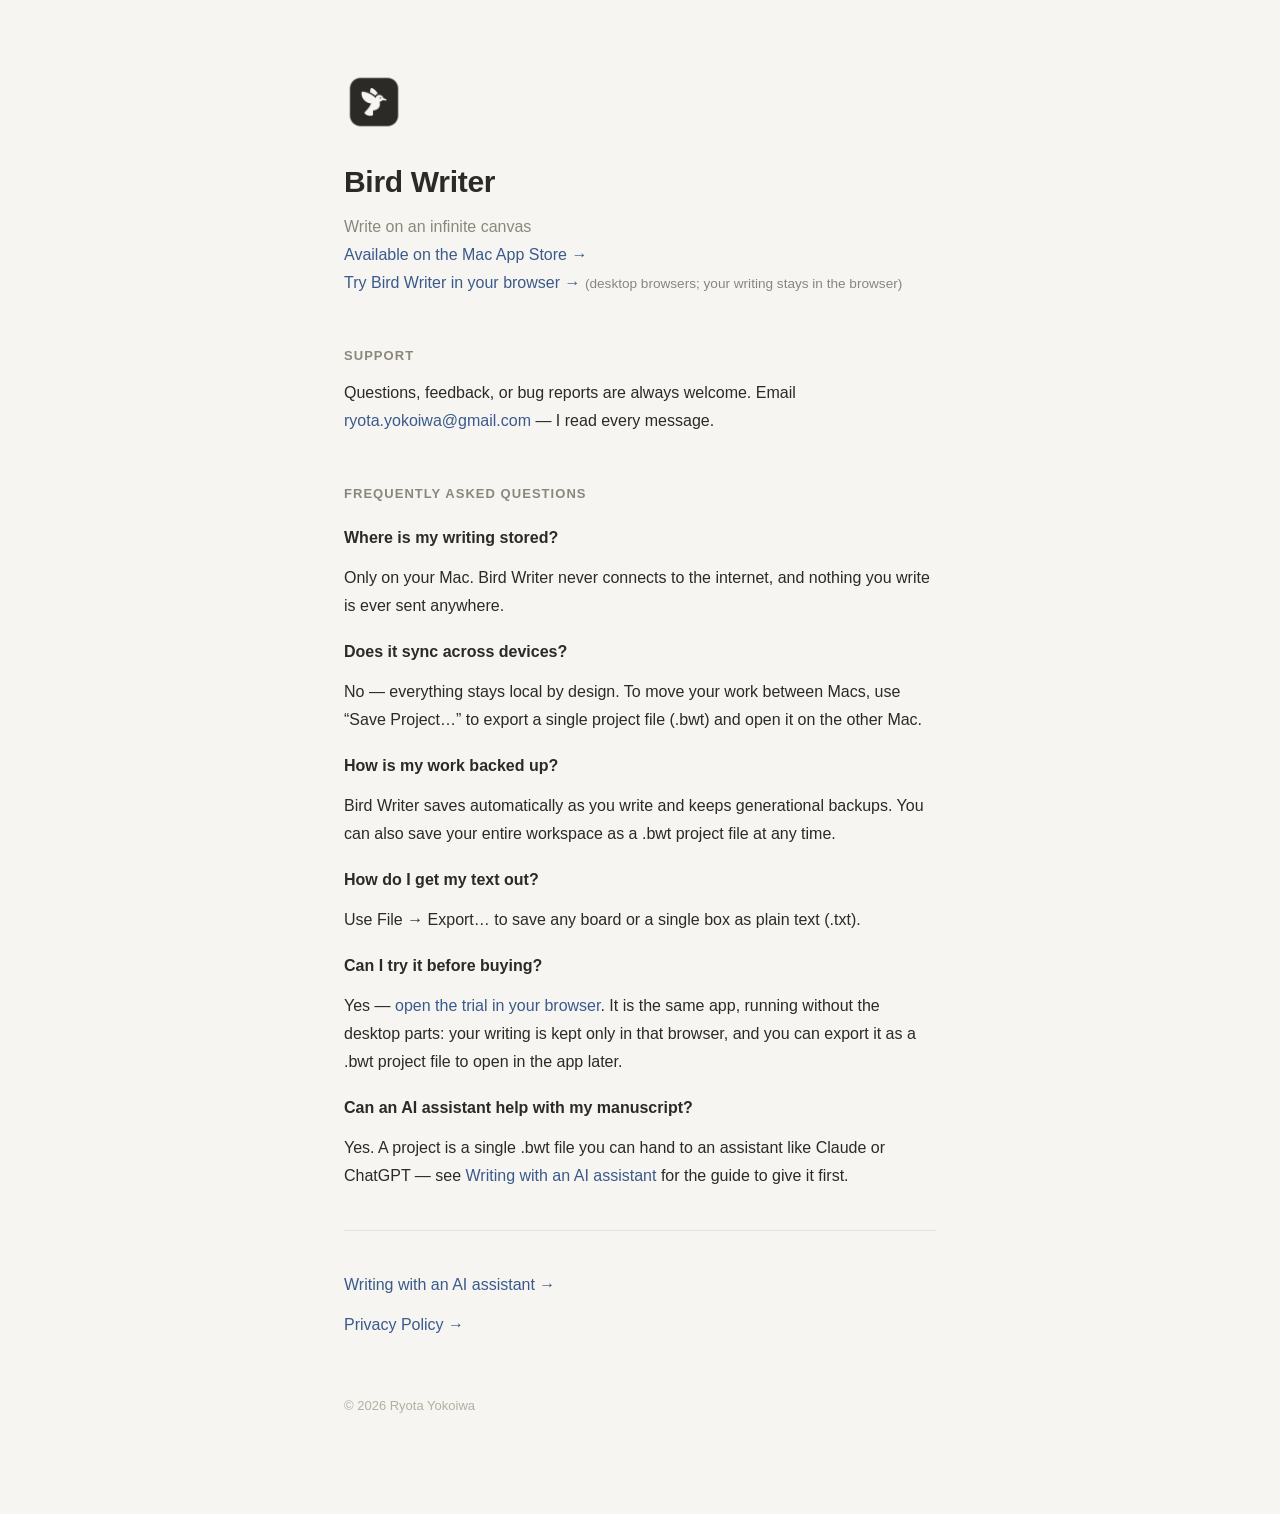
<file: index.html>
<!DOCTYPE html>
<html lang="en">
<head>
<meta charset="UTF-8">
<meta name="viewport" content="width=device-width, initial-scale=1.0">
<title>Bird Writer — Support</title>
<style>
  :root { color-scheme: light dark; }
  * { margin: 0; padding: 0; box-sizing: border-box; }
  body {
    font-family: -apple-system, "Helvetica Neue", "Hiragino Kaku Gothic ProN", sans-serif;
    color: #2B2A27; background: #F7F5F1;
    line-height: 1.75; -webkit-font-smoothing: antialiased;
  }
  .wrap { max-width: 640px; margin: 0 auto; padding: 72px 24px 96px; }
  .icon { width: 60px; height: 60px; display: block; margin-bottom: 24px; }
  h1 { font-size: 30px; letter-spacing: -.01em; }
  .tag { color: #8C877D; font-size: 16px; margin-top: 4px; }
  h2 {
    font-size: 13px; text-transform: uppercase; letter-spacing: .08em;
    color: #8C877D; margin: 48px 0 12px; font-weight: 600;
  }
  p { margin: 0 0 12px; }
  a { color: #3A5A8C; text-decoration: none; }
  a:hover { text-decoration: underline; }
  .q { font-weight: 600; margin-top: 18px; }
  .lang { color: #8C877D; font-size: 13px; margin-top: 4px; }
  hr { border: none; border-top: 1px solid #E7E3DB; margin: 40px 0; }
  footer { color: #B4AEA2; font-size: 13px; margin-top: 56px; }
  @media (prefers-color-scheme: dark) {
    body { color: #DDD8CE; background: #201E1B; }
    .tag, h2, .lang { color: #8C877D; }
    a { color: #8FB0DE; } hr { border-top-color: #33302B; } footer { color: #6E685C; }
  }
  .note { color: #8a8580; font-size: 0.85em; }
</style>
</head>
<body>
<div class="wrap">
  <img class="icon" src="icon.png" alt="Bird Writer" width="60" height="60">
  <h1>Bird Writer</h1>
  <div class="tag">Write on an infinite canvas</div>

  <p><a href="https://apps.apple.com/app/id6791197348">Available on the Mac App Store →</a><br>
     <a href="try/">Try Bird Writer in your browser →</a>
     <span class="note">(desktop browsers; your writing stays in the browser)</span></p>

  <h2>Support</h2>
  <p>Questions, feedback, or bug reports are always welcome. Email
     <a href="mailto:ryota.yokoiwa@gmail.com">ryota.yokoiwa@gmail.com</a> — I read every message.</p>

  <h2>Frequently Asked Questions</h2>

  <p class="q">Where is my writing stored?</p>
  <p>Only on your Mac. Bird Writer never connects to the internet, and nothing you write is ever sent anywhere.</p>

  <p class="q">Does it sync across devices?</p>
  <p>No — everything stays local by design. To move your work between Macs, use “Save Project…” to export a single project file (.bwt) and open it on the other Mac.</p>

  <p class="q">How is my work backed up?</p>
  <p>Bird Writer saves automatically as you write and keeps generational backups. You can also save your entire workspace as a .bwt project file at any time.</p>

  <p class="q">How do I get my text out?</p>
  <p>Use File → Export… to save any board or a single box as plain text (.txt).</p>

  <p class="q">Can I try it before buying?</p>
  <p>Yes — <a href="try/">open the trial in your browser</a>. It is the same app, running without the desktop parts:
     your writing is kept only in that browser, and you can export it as a .bwt project file to open in the app later.</p>

  <p class="q">Can an AI assistant help with my manuscript?</p>
  <p>Yes. A project is a single .bwt file you can hand to an assistant like Claude or ChatGPT —
     see <a href="ai.html">Writing with an AI assistant</a> for the guide to give it first.</p>

  <hr>

  <p><a href="ai.html">Writing with an AI assistant →</a></p>
  <p><a href="privacy.html">Privacy Policy →</a></p>

  <footer>© 2026 Ryota Yokoiwa</footer>
</div>
</body>
</html>
</file>
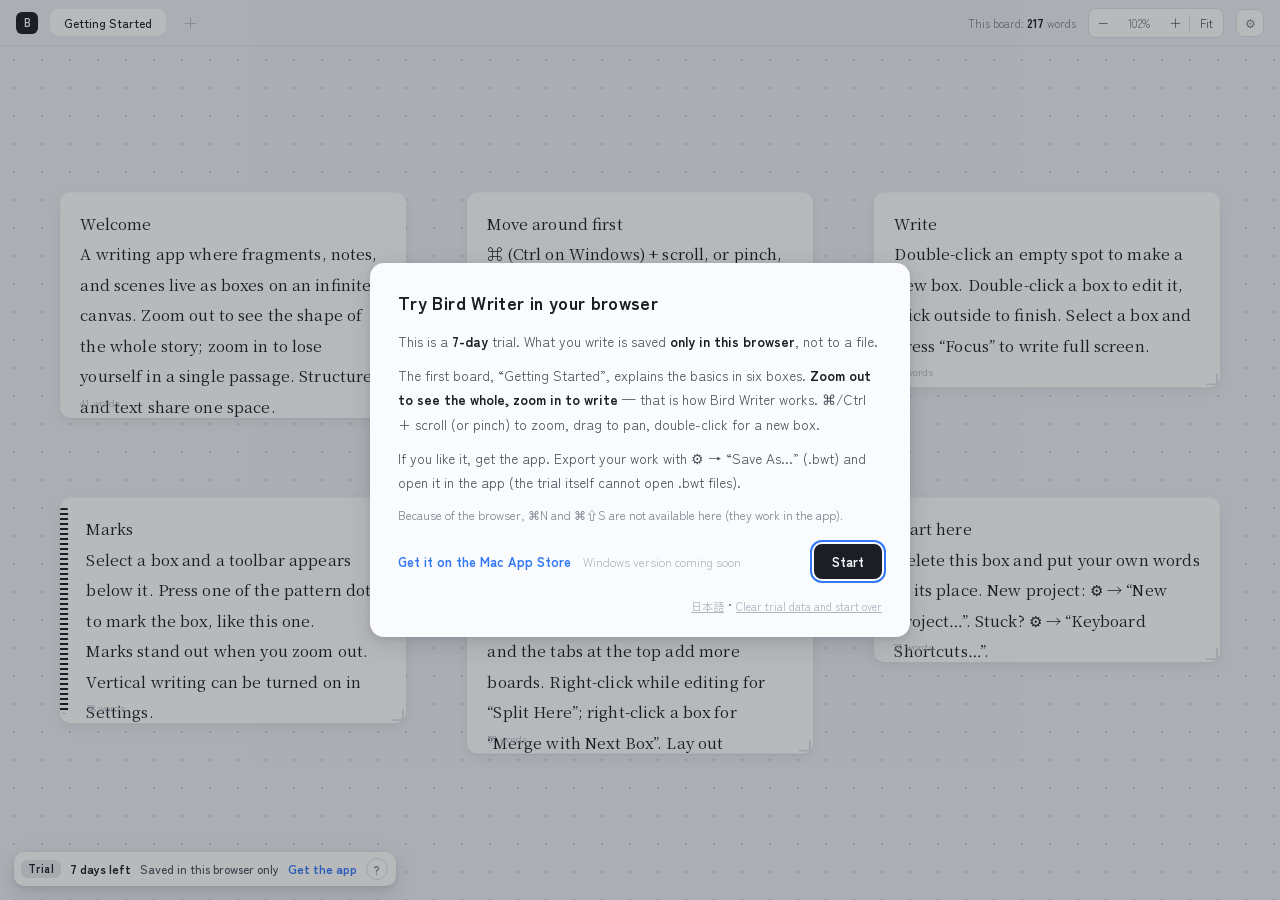
<file: try/index.html>
<!DOCTYPE html>
<html lang="ja" data-theme="light">
<head>
<meta charset="UTF-8">
<meta name="viewport" content="width=device-width, initial-scale=1.0">
<title>Bird Writer — ブラウザで試す / Try in your browser</title>
<link rel="stylesheet" href="fonts/fonts.css">
<link rel="stylesheet" href="styles.css?v=373eb34">
<link rel="stylesheet" href="demo.css?v=373eb34">
</head>
<body>

<div id="topbar">
  <button id="appicon" type="button" title="">B</button>
  <div id="docName" hidden><button id="docNameBtn" type="button"></button></div>
  <button id="backBtn" title="" hidden>←</button>
  <div id="tabs"></div>
  <button id="addBoard" title="">＋</button>
  <div class="spacer"></div>
  <button id="saveWarn" hidden></button>
  <span id="totalCount"></span>
  <div class="zoomctl">
    <button id="zoomOut" title="">−</button>
    <span id="zoomLabel">100%</span>
    <button id="zoomIn" title="">＋</button>
    <span class="zsep"></span>
    <button id="fitBtn" title=""></button>
  </div>
  <button id="setBtn" title="">⚙</button>
</div>

<div id="viewport">
  <div id="world">
    <svg id="wires"></svg>
  </div>
</div>

<div id="toolbar" hidden>
  <button id="tbVert" class="tbtn"></button>
  <span class="sep" id="sepVert"></span>
  <span class="swatches">
    <button class="sw" data-c="none"></button>
    <button class="sw" data-c="sky"></button>
    <button class="sw" data-c="coral"></button>
    <button class="sw" data-c="mint"></button>
    <button class="sw" data-c="lemon"></button>
  </span>
  <span class="sep"></span>
  <button id="tbConn" class="tbtn"></button>
  <button id="tbLink" class="tbtn"></button>
  <button id="tbFocus" class="tbtn"></button>
  <span class="sep"></span>
  <span id="tbCount"></span>
  <button id="tbVertAll" class="tbtn"></button>
  <button id="tbArrange" class="tbtn"></button>
  <button id="tbMerge" class="tbtn"></button>
  <button id="tbDel" class="tbtn danger"></button>
</div>

<div id="focus">
  <div id="focusBar">
    <span id="focusCount"></span>
    <div class="spacer"></div>
    <button id="focusVt"></button>
    <button id="focusClose"></button>
  </div>
  <div id="focusScroll"><div id="focusContent" contenteditable="true" spellcheck="false"></div></div>
</div>

<div id="search" hidden>
  <div id="searchDrag" title=""></div>
  <input id="searchInput" type="text" spellcheck="false" placeholder="">
  <div id="searchRow2">
    <input id="replaceInput" type="text" spellcheck="false" placeholder="">
    <button id="replaceAllBtn" disabled></button>
  </div>
  <div id="searchMeta" hidden></div>
  <div id="searchResults"></div>
</div>

<div id="overlay" hidden>
  <div id="dialog"></div>
</div>

<div id="marquee" hidden></div>
<div id="hint"></div>
<div id="menu"></div>
<input type="file" id="imgInput" accept="image/*" hidden>

<script>window.BW_DEMO_VERSION="373eb34"</script>
<script src="demo.js?v=373eb34"></script>
</body>
</html>
</file>
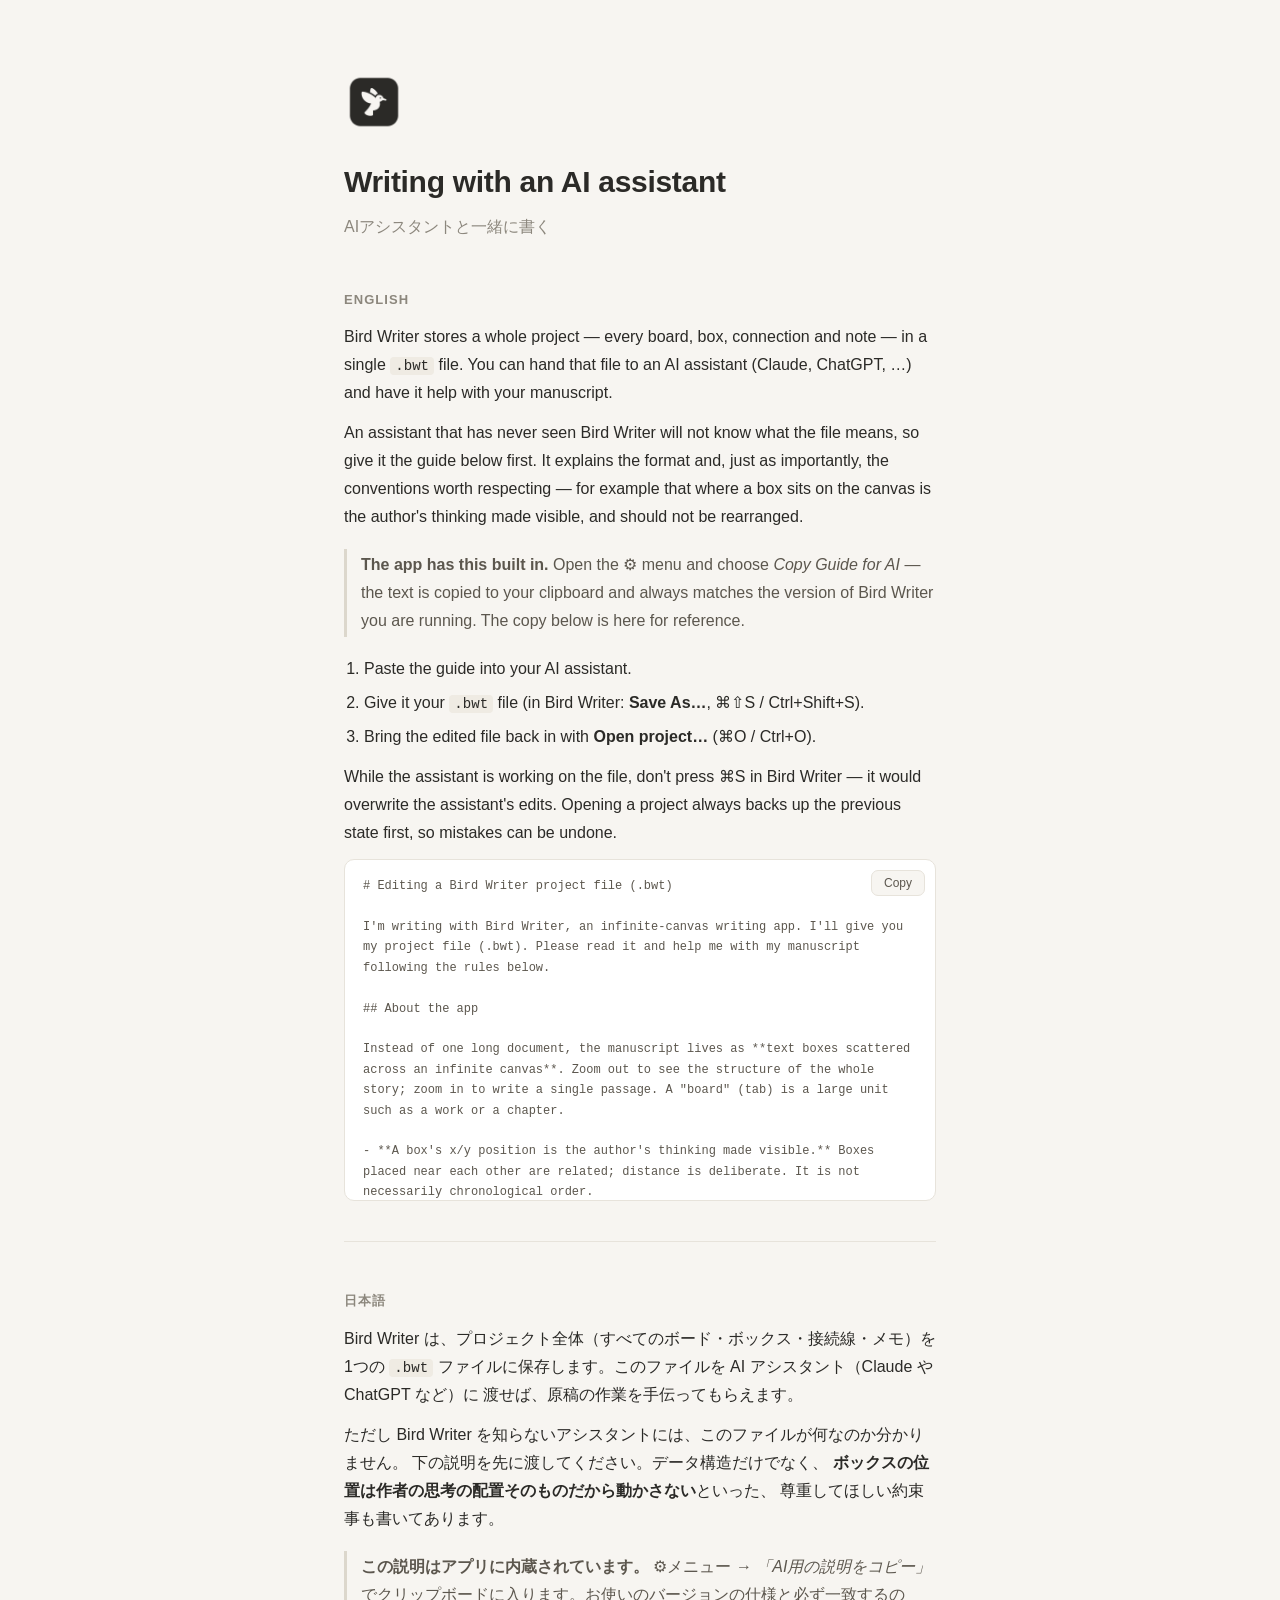
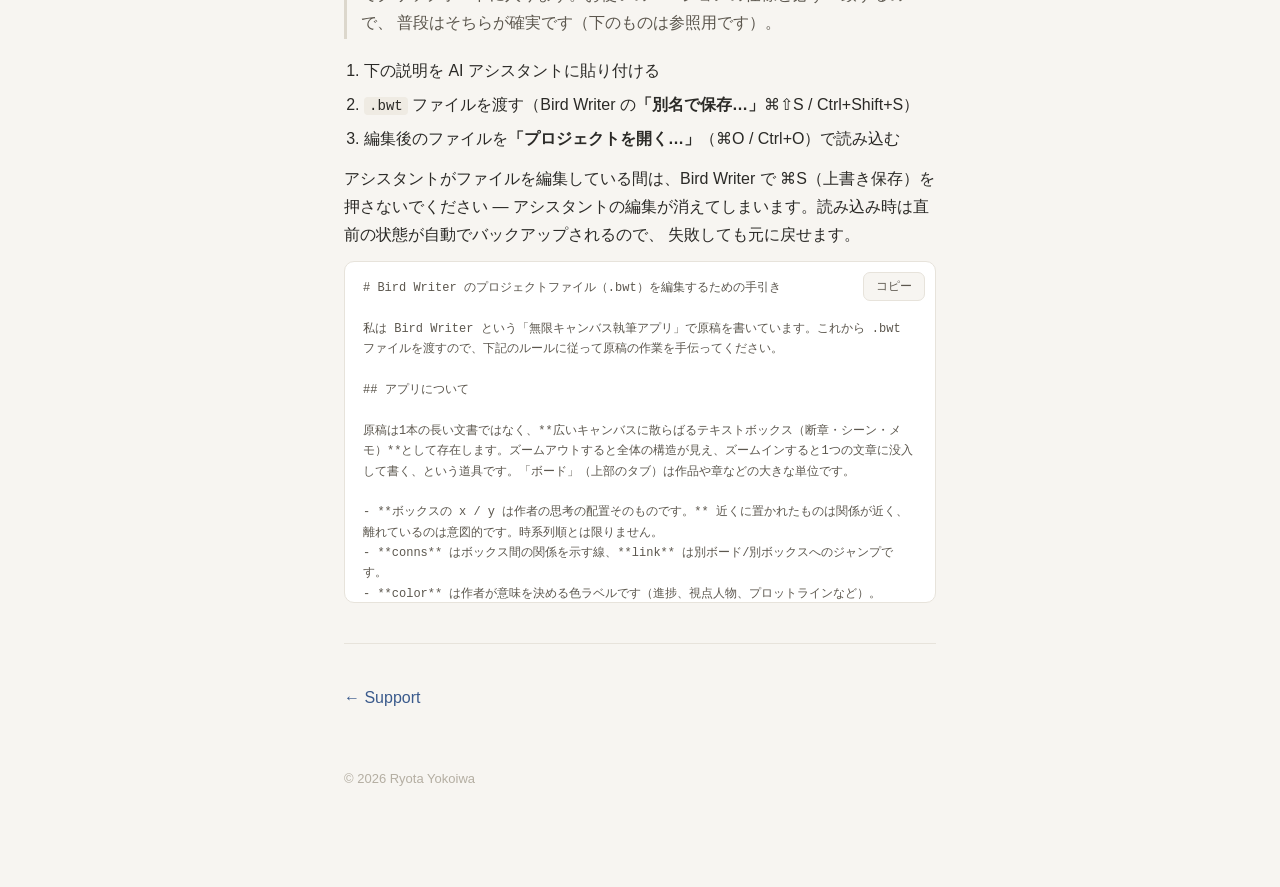
<file: ai.html>
<!DOCTYPE html>
<html lang="en">
<head>
<meta charset="UTF-8">
<meta name="viewport" content="width=device-width, initial-scale=1.0">
<title>Bird Writer — Writing with an AI assistant</title>
<style>
  :root { color-scheme: light dark; }
  * { margin: 0; padding: 0; box-sizing: border-box; }
  body {
    font-family: -apple-system, "Helvetica Neue", "Hiragino Kaku Gothic ProN", sans-serif;
    color: #2B2A27; background: #F7F5F1;
    line-height: 1.75; -webkit-font-smoothing: antialiased;
  }
  .wrap { max-width: 640px; margin: 0 auto; padding: 72px 24px 96px; }
  .icon { width: 60px; height: 60px; display: block; margin-bottom: 24px; }
  h1 { font-size: 30px; letter-spacing: -.01em; }
  .tag { color: #8C877D; font-size: 16px; margin-top: 4px; }
  h2 {
    font-size: 13px; text-transform: uppercase; letter-spacing: .08em;
    color: #8C877D; margin: 48px 0 12px; font-weight: 600;
  }
  p { margin: 0 0 12px; }
  a { color: #3A5A8C; text-decoration: none; }
  a:hover { text-decoration: underline; }
  ol { margin: 0 0 12px 20px; }
  li { margin-bottom: 6px; }
  code {
    font-family: ui-monospace, SFMono-Regular, Menlo, monospace;
    font-size: .88em; background: #EFEBE3; border-radius: 4px; padding: 1px 5px;
  }
  .note {
    border-left: 3px solid #DCD7CC; padding: 2px 0 2px 14px;
    color: #5C574E; margin: 18px 0;
  }
  .guide {
    position: relative; margin-top: 12px;
    border: 1px solid #E7E3DB; border-radius: 10px; background: #FFFFFF;
  }
  .guide pre {
    max-height: 340px; overflow: auto; padding: 16px 18px;
    font-family: ui-monospace, SFMono-Regular, Menlo, monospace;
    font-size: 12px; line-height: 1.7; color: #5C574E;
    white-space: pre-wrap; word-break: break-word;
  }
  .copy {
    position: absolute; top: 10px; right: 10px;
    border: 1px solid #E7E3DB; background: #F7F5F1; color: #5C574E;
    border-radius: 7px; padding: 5px 12px; font-size: 12px; cursor: pointer;
    font-family: inherit;
  }
  .copy:hover { border-color: #B4AEA2; color: #2B2A27; }
  hr { border: none; border-top: 1px solid #E7E3DB; margin: 40px 0; }
  footer { color: #B4AEA2; font-size: 13px; margin-top: 56px; }
  @media (prefers-color-scheme: dark) {
    body { color: #DDD8CE; background: #201E1B; }
    .tag, h2 { color: #8C877D; }
    a { color: #8FB0DE; } hr { border-top-color: #33302B; } footer { color: #6E685C; }
    .note { border-left-color: #33302B; color: #A8A296; }
    code { background: #33302B; }
    .guide { border-color: #33302B; background: #2A2824; }
    .guide pre { color: #A8A296; }
    .copy { border-color: #33302B; background: #38352F; color: #A8A296; }
    .copy:hover { border-color: #6E685C; color: #DDD8CE; }
  }
</style>
</head>
<body>
<div class="wrap">
  <img class="icon" src="icon.png" alt="Bird Writer" width="60" height="60">
  <h1>Writing with an AI assistant</h1>
  <div class="tag">AIアシスタントと一緒に書く</div>

  <h2>English</h2>

  <p>Bird Writer stores a whole project — every board, box, connection and note — in a single
     <code>.bwt</code> file. You can hand that file to an AI assistant (Claude, ChatGPT, …) and have it
     help with your manuscript.</p>

  <p>An assistant that has never seen Bird Writer will not know what the file means, so give it the
     guide below first. It explains the format and, just as importantly, the conventions worth respecting —
     for example that where a box sits on the canvas is the author's thinking made visible, and should not
     be rearranged.</p>

  <div class="note">
    <strong>The app has this built in.</strong> Open the ⚙ menu and choose
    <em>Copy Guide for AI</em> — the text is copied to your clipboard and always matches the version
    of Bird Writer you are running. The copy below is here for reference.
  </div>

  <ol>
    <li>Paste the guide into your AI assistant.</li>
    <li>Give it your <code>.bwt</code> file (in Bird Writer: <strong>Save As…</strong>, ⌘⇧S / Ctrl+Shift+S).</li>
    <li>Bring the edited file back in with <strong>Open project…</strong> (⌘O / Ctrl+O).</li>
  </ol>

  <p>While the assistant is working on the file, don't press ⌘S in Bird Writer — it would overwrite
     the assistant's edits. Opening a project always backs up the previous state first, so mistakes
     can be undone.</p>

  <div class="guide">
    <button class="copy" data-target="g-en">Copy</button>
    <pre id="g-en"># Editing a Bird Writer project file (.bwt)

I'm writing with Bird Writer, an infinite-canvas writing app. I'll give you my project file (.bwt). Please read it and help me with my manuscript following the rules below.

## About the app

Instead of one long document, the manuscript lives as **text boxes scattered across an infinite canvas**. Zoom out to see the structure of the whole story; zoom in to write a single passage. A "board" (tab) is a large unit such as a work or a chapter.

- **A box's x/y position is the author's thinking made visible.** Boxes placed near each other are related; distance is deliberate. It is not necessarily chronological order.
- **conns** are lines showing relationships between boxes. **link** jumps to another board or box.
- **color** is a label whose meaning the author defines (progress, POV character, plot line...).
- **vert: true** means vertical writing (for Japanese).

## The file is JSON with this shape

```json
{
  "version": 1,
  "settings": { "lang": "ja", "theme": "system", "grid": true, "fontSize": 15 },
  "cur": 0,
  "boards": [
    {
      "id": 1,
      "name": "Chapter One",
      "boxes": [
        {
          "id": 1,
          "type": "text",
          "x": 100, "y": 80,
          "w": 260, "h": 180,
          "text": "The text. Newlines are \n.",
          "title": "I. Daybreak",
          "vert": false,
          "color": "sky",
          "link": null
        },
        {
          "id": 2,
          "type": "text",
          "x": 400, "y": 80,
          "w": 260, "h": 180,
          "text": "The next scene.",
          "title": "",
          "vert": false,
          "color": "none",
          "link": null
        }
      ],
      "conns": [ { "a": 1, "b": 2 } ],
      "view": { "x": 60, "y": 80, "s": 1 }
    }
  ]
}
```

- `type` is "text" or "image". An image box has a `src` field holding a huge base64 data URI — **never modify, reformat, or drop it**.
- `title` is an optional heading (empty string = none).
- `color` is one of "none" | "sky" | "coral" | "mint" | "lemon".
- `link` is null, a board id (number), or {"board": id, "box": id}.

## Editing rules

- **Revising text**: just rewrite `boxes[].text`. Plain text only (\n for newlines) — no HTML or Markdown decoration; it would be shown literally.
- **Adding a box**: append a text box. Its `id` must be **unused across the whole file** (safest: max existing id + 1). Place `x`/`y` where it does not overlap existing boxes.
- **Deleting a box**: remove it from `boxes`, and also remove any `conns` entry containing its id and any `link` pointing at it.
- **Do not move or resize existing boxes.** The layout is the author's map of their own thinking.
- Respect the granularity: **one box ≈ one scene or fragment.** Don't merge or split without being asked (suggesting is fine).
- Don't reassign `color` meanings by guessing. Use "none" for new boxes.
- Do not edit `settings`, `view`, or `cur`.
- **Output must be valid JSON** (no comments, no trailing commas). A file with an empty `boards` array will be rejected by the app.

## Safe workflow

1. In Bird Writer: **Save As… (⌘⇧S / Ctrl+Shift+S)** to a place you can reach, e.g. ~/Documents/mynovel.bwt
2. You edit that file and save it as valid JSON.
3. In Bird Writer: **Open project… (⌘O / Ctrl+O)** and choose the file.

⚠️ **While you are editing the file, I must not press ⌘S in Bird Writer** — it would overwrite your changes. Opening the edited file automatically backs up the previous state first, so mistakes can be recovered.

If I only want you to read the manuscript, exporting to .txt from the app (⌘E / Ctrl+E) is simpler — but layout information is lost.</pre>
  </div>

  <hr>

  <h2>日本語</h2>

  <p>Bird Writer は、プロジェクト全体（すべてのボード・ボックス・接続線・メモ）を1つの
     <code>.bwt</code> ファイルに保存します。このファイルを AI アシスタント（Claude や ChatGPT など）に
     渡せば、原稿の作業を手伝ってもらえます。</p>

  <p>ただし Bird Writer を知らないアシスタントには、このファイルが何なのか分かりません。
     下の説明を先に渡してください。データ構造だけでなく、
     <strong>ボックスの位置は作者の思考の配置そのものだから動かさない</strong>といった、
     尊重してほしい約束事も書いてあります。</p>

  <div class="note">
    <strong>この説明はアプリに内蔵されています。</strong> ⚙メニュー →
    <em>「AI用の説明をコピー」</em>でクリップボードに入ります。お使いのバージョンの仕様と必ず一致するので、
    普段はそちらが確実です（下のものは参照用です）。
  </div>

  <ol>
    <li>下の説明を AI アシスタントに貼り付ける</li>
    <li><code>.bwt</code> ファイルを渡す（Bird Writer の<strong>「別名で保存…」</strong>⌘⇧S / Ctrl+Shift+S）</li>
    <li>編集後のファイルを<strong>「プロジェクトを開く…」</strong>（⌘O / Ctrl+O）で読み込む</li>
  </ol>

  <p>アシスタントがファイルを編集している間は、Bird Writer で ⌘S（上書き保存）を押さないでください
     — アシスタントの編集が消えてしまいます。読み込み時は直前の状態が自動でバックアップされるので、
     失敗しても元に戻せます。</p>

  <div class="guide">
    <button class="copy" data-target="g-ja">コピー</button>
    <pre id="g-ja"># Bird Writer のプロジェクトファイル（.bwt）を編集するための手引き

私は Bird Writer という「無限キャンバス執筆アプリ」で原稿を書いています。これから .bwt ファイルを渡すので、下記のルールに従って原稿の作業を手伝ってください。

## アプリについて

原稿は1本の長い文書ではなく、**広いキャンバスに散らばるテキストボックス（断章・シーン・メモ）**として存在します。ズームアウトすると全体の構造が見え、ズームインすると1つの文章に没入して書く、という道具です。「ボード」（上部のタブ）は作品や章などの大きな単位です。

- **ボックスの x / y は作者の思考の配置そのものです。** 近くに置かれたものは関係が近く、離れているのは意図的です。時系列順とは限りません。
- **conns** はボックス間の関係を示す線、**link** は別ボード/別ボックスへのジャンプです。
- **color** は作者が意味を決める色ラベルです（進捗、視点人物、プロットラインなど）。
- **vert: true** は縦書きです。

## ファイルは次の形の JSON です

```json
{
  "version": 1,
  "settings": { "lang": "ja", "theme": "system", "grid": true, "fontSize": 15 },
  "cur": 0,
  "boards": [
    {
      "id": 1,
      "name": "第一章",
      "boxes": [
        {
          "id": 1,
          "type": "text",
          "x": 100, "y": 80,
          "w": 260, "h": 180,
          "text": "本文。改行は \n。",
          "title": "一 夜明け",
          "vert": false,
          "color": "sky",
          "link": null
        },
        {
          "id": 2,
          "type": "text",
          "x": 400, "y": 80,
          "w": 260, "h": 180,
          "text": "次の場面。",
          "title": "",
          "vert": false,
          "color": "none",
          "link": null
        }
      ],
      "conns": [ { "a": 1, "b": 2 } ],
      "view": { "x": 60, "y": 80, "s": 1 }
    }
  ]
}
```

- `type` は "text" か "image"。画像ボックスには巨大な base64 の `src` があります — **絶対に変更・整形・削除しないでください**。
- `title` は任意の見出し（空文字 = 無し）。
- `color` は "none" | "sky" | "coral" | "mint" | "lemon" のいずれか。
- `link` は null / ボードid（数値）/ {"board": id, "box": id}。

## 編集ルール

- **本文の加筆・推敲**は `boxes[].text` を書き換えるだけです。プレーンテキスト（改行は \n）で、HTML やマークダウンの装飾は入れないでください（そのまま文字として表示されます）。
- **ボックスの追加**は `boxes` に text ボックスを足します。`id` は**ファイル全体で未使用の数値**にしてください（既存の最大 id + 1 が安全）。`x`/`y` は既存のボックスと重ならない位置に。
- **ボックスの削除**時は、その id を含む `conns` と、その id を指す `link` も一緒に消してください。
- **既存ボックスの位置やサイズは動かさないでください。** 配置は作者の思考地図です。
- 粒度を尊重してください: **1ボックス ≈ 1シーン / 1断章**。指示なく結合・分割しないでください（提案は歓迎です）。
- 色ラベルの意味を推測で変えないでください。新規ボックスは "none" のままで。
- `settings` / `view` / `cur` は編集しないでください。
- **出力は必ず妥当な JSON**（コメント・末尾カンマ不可）。`boards` が空だとアプリが読み込みを拒否します。

## 安全な進め方

1. Bird Writer で **「別名で保存…」（⌘⇧S / Ctrl+Shift+S）** して、あなたがアクセスできる場所に置く（例: ~/Documents/作品名.bwt）
2. あなたがそのファイルを編集し、妥当な JSON として保存する
3. Bird Writer で **「プロジェクトを開く…」（⌘O / Ctrl+O）** から読み込む

⚠️ **あなたが編集している間、私は Bird Writer で ⌘S（上書き保存）を押しません** — 押すとあなたの編集が消えてしまうためです。読み込み時は直前の状態が自動でバックアップされるので、失敗しても復元できます。

原稿を読んでもらうだけなら、アプリの「書き出し…（⌘E / Ctrl+E）」で .txt にする方が手軽です（ただしレイアウト情報は失われます）。</pre>
  </div>

  <hr>

  <p><a href="index.html">← Support</a></p>

  <footer>© 2026 Ryota Yokoiwa</footer>
</div>

<script>
document.querySelectorAll('.copy').forEach(function (btn) {
  btn.addEventListener('click', function () {
    var pre = document.getElementById(btn.dataset.target);
    var text = pre.textContent;
    var done = function () {
      var label = btn.textContent;
      btn.textContent = btn.dataset.target === 'g-ja' ? 'コピーしました' : 'Copied';
      setTimeout(function () { btn.textContent = label; }, 1600);
    };
    if (navigator.clipboard && navigator.clipboard.writeText) {
      navigator.clipboard.writeText(text).then(done, function () { select(pre); });
    } else {
      select(pre);
    }
  });
});
function select(pre) {
  var r = document.createRange();
  r.selectNodeContents(pre);
  var s = window.getSelection();
  s.removeAllRanges();
  s.addRange(r);
}
</script>
</body>
</html>
</file>
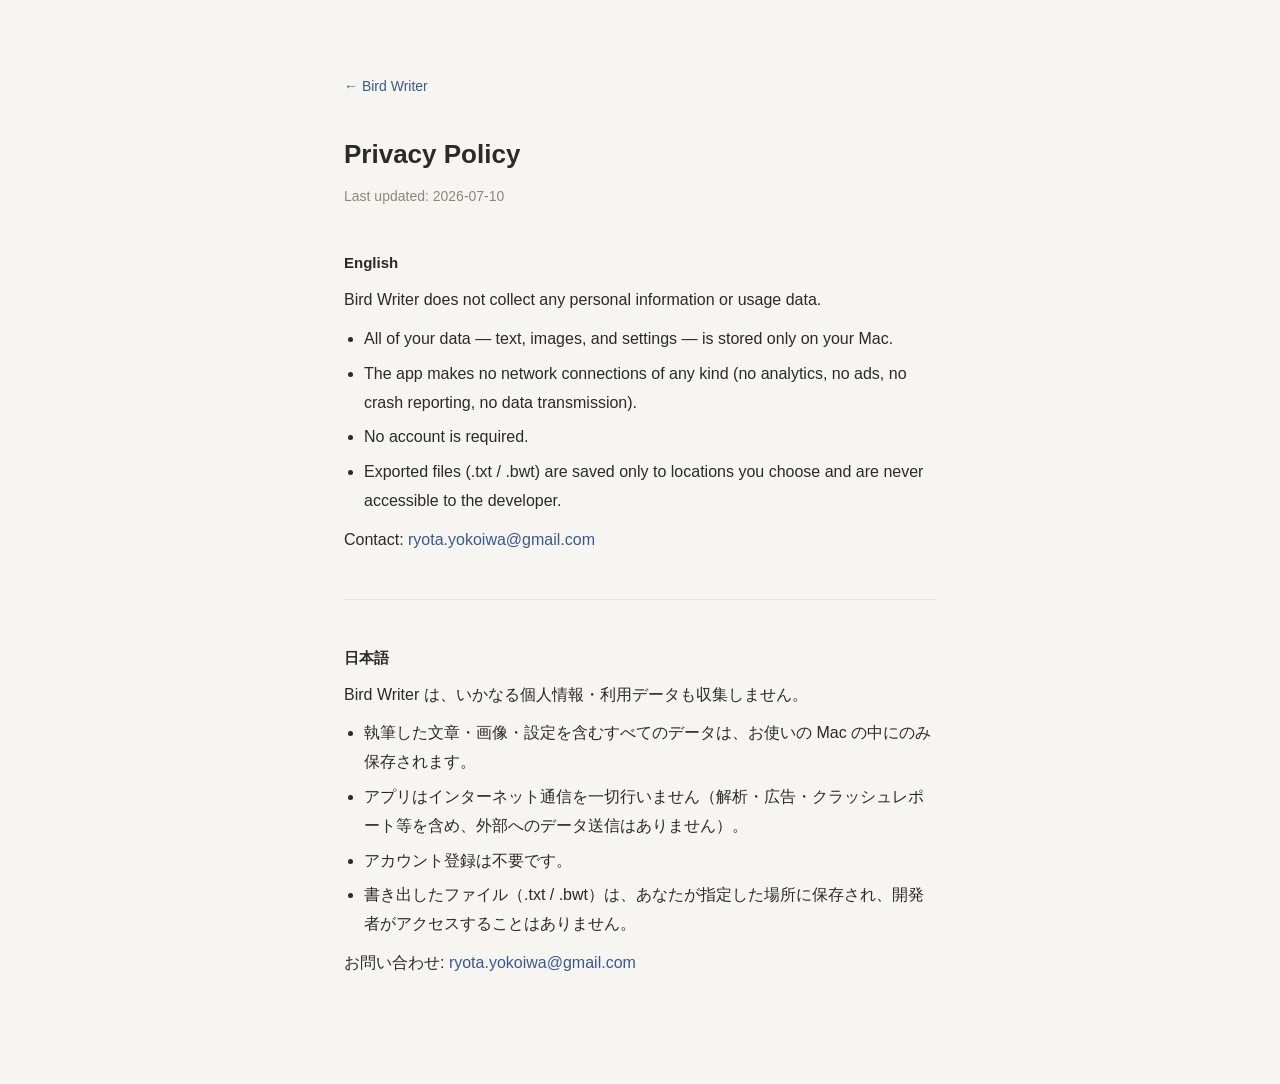
<file: privacy.html>
<!DOCTYPE html>
<html lang="en">
<head>
<meta charset="UTF-8">
<meta name="viewport" content="width=device-width, initial-scale=1.0">
<title>Bird Writer — Privacy Policy</title>
<style>
  :root { color-scheme: light dark; }
  * { margin: 0; padding: 0; box-sizing: border-box; }
  body {
    font-family: -apple-system, "Helvetica Neue", "Hiragino Kaku Gothic ProN", sans-serif;
    color: #2B2A27; background: #F7F5F1;
    line-height: 1.8; -webkit-font-smoothing: antialiased;
  }
  .wrap { max-width: 640px; margin: 0 auto; padding: 72px 24px 96px; }
  h1 { font-size: 26px; }
  .updated { color: #8C877D; font-size: 14px; margin-top: 6px; }
  h2 { font-size: 15px; margin: 40px 0 10px; }
  p { margin: 0 0 10px; }
  ul { margin: 0 0 10px 20px; }
  li { margin-bottom: 6px; }
  a { color: #3A5A8C; text-decoration: none; }
  a:hover { text-decoration: underline; }
  hr { border: none; border-top: 1px solid #E7E3DB; margin: 44px 0; }
  .back { display: inline-block; margin-bottom: 32px; font-size: 14px; }
  @media (prefers-color-scheme: dark) {
    body { color: #DDD8CE; background: #201E1B; }
    .updated { color: #8C877D; } a { color: #8FB0DE; } hr { border-top-color: #33302B; }
  }
</style>
</head>
<body>
<div class="wrap">
  <a class="back" href="index.html">← Bird Writer</a>
  <h1>Privacy Policy</h1>
  <div class="updated">Last updated: 2026-07-10</div>

  <h2>English</h2>
  <p>Bird Writer does not collect any personal information or usage data.</p>
  <ul>
    <li>All of your data — text, images, and settings — is stored only on your Mac.</li>
    <li>The app makes no network connections of any kind (no analytics, no ads, no crash reporting, no data transmission).</li>
    <li>No account is required.</li>
    <li>Exported files (.txt / .bwt) are saved only to locations you choose and are never accessible to the developer.</li>
  </ul>
  <p>Contact: <a href="mailto:ryota.yokoiwa@gmail.com">ryota.yokoiwa@gmail.com</a></p>

  <hr>

  <h2>日本語</h2>
  <p>Bird Writer は、いかなる個人情報・利用データも収集しません。</p>
  <ul>
    <li>執筆した文章・画像・設定を含むすべてのデータは、お使いの Mac の中にのみ保存されます。</li>
    <li>アプリはインターネット通信を一切行いません（解析・広告・クラッシュレポート等を含め、外部へのデータ送信はありません）。</li>
    <li>アカウント登録は不要です。</li>
    <li>書き出したファイル（.txt / .bwt）は、あなたが指定した場所に保存され、開発者がアクセスすることはありません。</li>
  </ul>
  <p>お問い合わせ: <a href="mailto:ryota.yokoiwa@gmail.com">ryota.yokoiwa@gmail.com</a></p>
</div>
</body>
</html>
</file>
